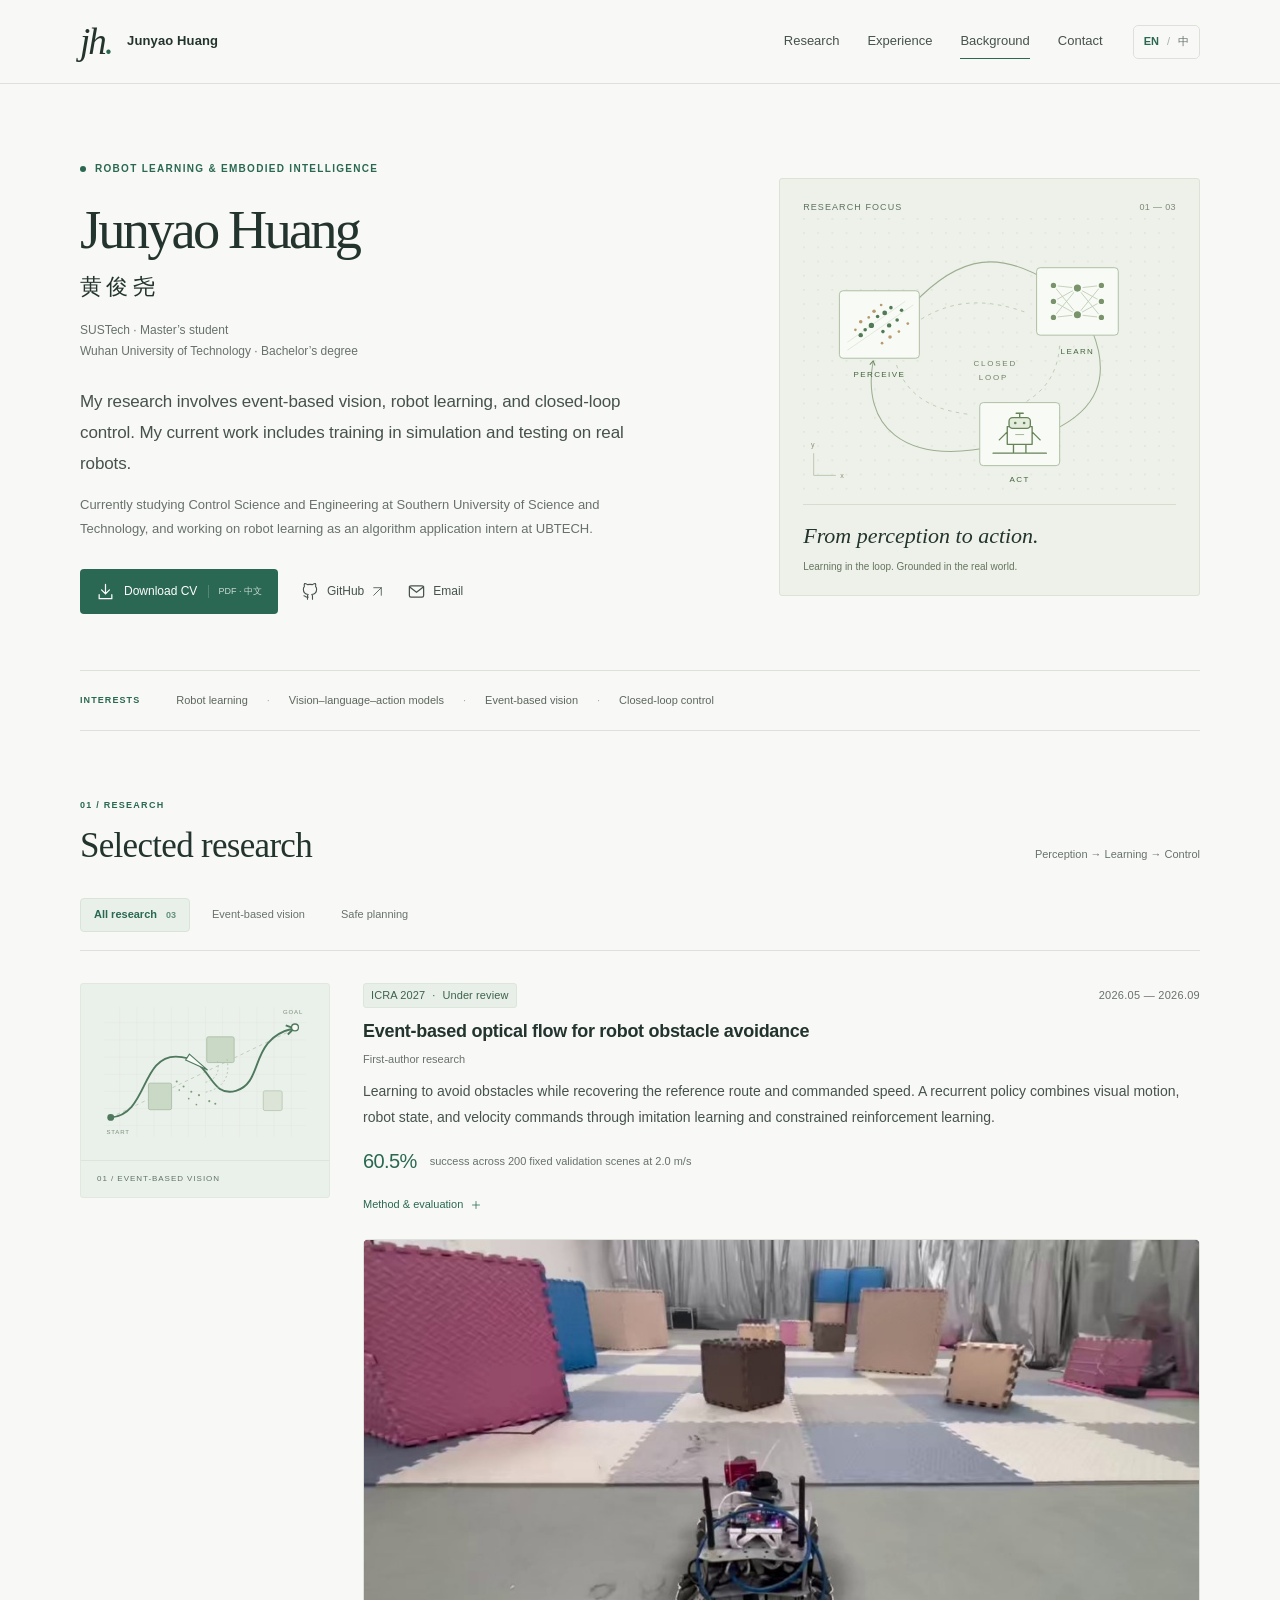
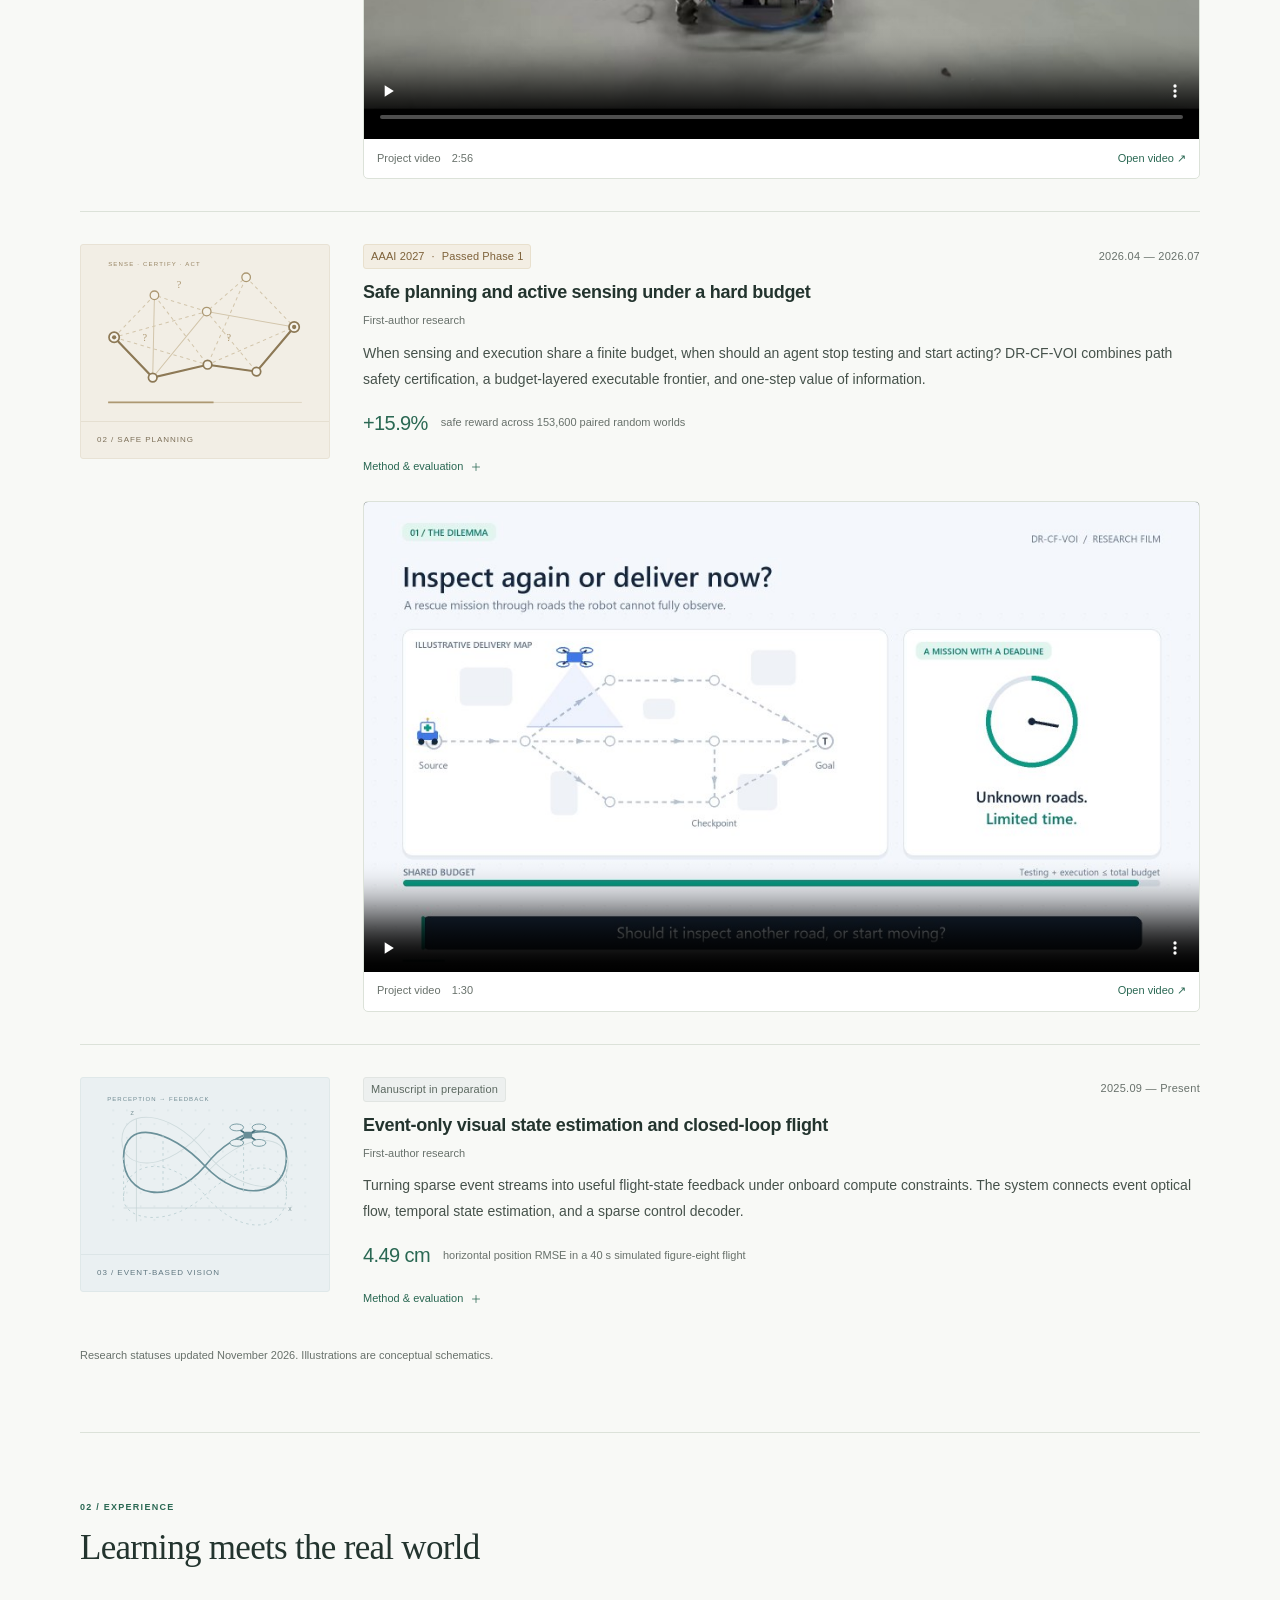
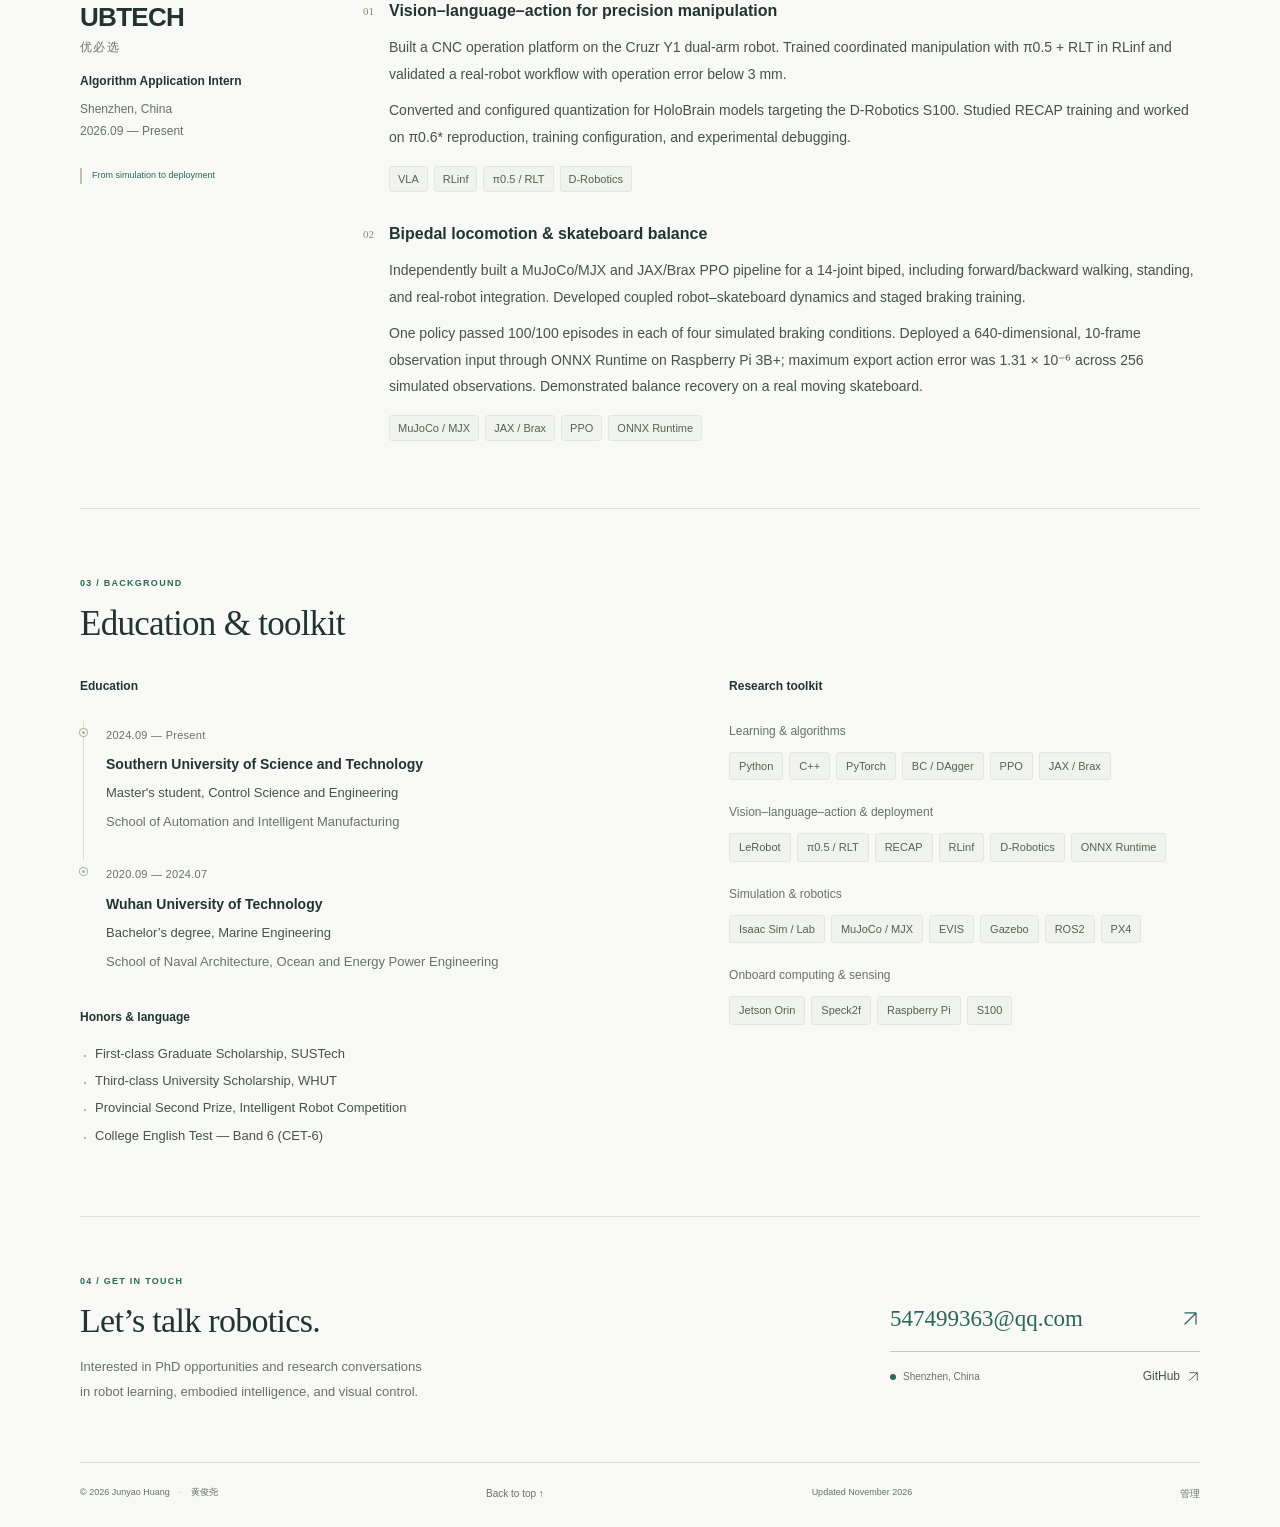
<file: index.html>
<!doctype html>
<html lang="en">
<head>
  <meta charset="utf-8">
  <meta name="viewport" content="width=device-width, initial-scale=1">
  <meta name="theme-color" content="#f8f9f6">
  <meta name="description" content="Junyao Huang (黄俊尧), master's student at SUSTech. Research in robot learning, event-based vision, embodied intelligence, and safe planning.">
  <meta property="og:title" content="Junyao Huang · Robot Learning & Embodied Intelligence">
  <meta property="og:description" content="From visual perception to closed-loop robot behavior. Research, projects, and experience of Junyao Huang at SUSTech.">
  <meta property="og:type" content="website">
  <title>Junyao Huang | 黄俊尧</title>
  <link rel="icon" href="assets/favicon.svg" type="image/svg+xml">
  <link rel="stylesheet" href="styles.css?v=20261109-video1">
  <script src="script.js?v=20261109-video1" defer></script>
</head>
<body>
  <a class="skip-link" href="#main"><span lang="en">Skip to content</span><span lang="zh-CN">跳转到正文</span></a>
  <svg class="icon-library" xmlns="http://www.w3.org/2000/svg" aria-hidden="true">
    <symbol id="arrow" viewBox="0 0 24 24"><path d="M5 19 19 5M5 5h14v14"/></symbol>
    <symbol id="mail" viewBox="0 0 24 24"><rect x="3" y="5" width="18" height="14" rx="2"/><path d="m3 6 9 7 9-7"/></symbol>
    <symbol id="download" viewBox="0 0 24 24"><path d="M12 3v12m-5-5 5 5 5-5M4 16v5h16v-5"/></symbol>
    <symbol id="github" viewBox="0 0 24 24"><path d="M9 19c-4 1-4-2-6-2m12 5v-4a3.5 3.5 0 0 0-1-2.7c3.3-.4 6.8-1.6 6.8-7.3a5.7 5.7 0 0 0-1.5-4 5.2 5.2 0 0 0-.2-4S17.9-.4 15 1.5a13.8 13.8 0 0 0-7 0C5.1-.4 3.9 0 3.9 0a5.2 5.2 0 0 0-.2 4 5.7 5.7 0 0 0-1.5 4c0 5.7 3.5 6.9 6.8 7.3A3.5 3.5 0 0 0 8 18v4" transform="translate(1 2) scale(.9)"/></symbol>
    <symbol id="plus" viewBox="0 0 24 24"><path d="M5 12h14M12 5v14"/></symbol>
  </svg>

  <header class="site-header">
    <div class="header-inner">
      <a class="wordmark" href="#" aria-label="Junyao Huang home"><span class="monogram">jh<span>.</span></span><span class="wordmark-name">Junyao Huang</span></a>
      <nav class="desktop-nav" aria-label="Main navigation">
        <a href="#research"><span lang="en">Research</span><span lang="zh-CN">研究</span></a>
        <a href="#experience"><span lang="en">Experience</span><span lang="zh-CN">经历</span></a>
        <a href="#background"><span lang="en">Background</span><span lang="zh-CN">教育与技能</span></a>
        <a href="#contact"><span lang="en">Contact</span><span lang="zh-CN">联系</span></a>
      </nav>
      <button class="language-toggle" type="button" aria-label="切换到中文"><span class="language-en">EN</span><span class="language-divider">/</span><span class="language-zh">中</span></button>
      <button class="menu-toggle" aria-expanded="false" aria-controls="mobile-nav" aria-label="Open navigation"><span></span><span></span></button>
    </div>
    <nav id="mobile-nav" class="mobile-nav" aria-label="Mobile navigation" hidden>
      <a href="#research"><span lang="en">Research</span><span lang="zh-CN">研究</span></a>
      <a href="#experience"><span lang="en">Experience</span><span lang="zh-CN">经历</span></a>
      <a href="#background"><span lang="en">Background</span><span lang="zh-CN">教育与技能</span></a>
      <a href="#contact"><span lang="en">Contact</span><span lang="zh-CN">联系</span></a>
    </nav>
  </header>

  <main id="main" class="container">
    <section class="hero" aria-labelledby="name">
      <div class="hero-copy">
        <div class="eyebrow"><span class="status-dot"></span><span lang="en">Robot learning & embodied intelligence</span><span lang="zh-CN">机器人学习与具身智能</span></div>
        <h1 id="name">Junyao Huang<span class="chinese-name">黄俊尧</span></h1>
        <p class="role"><span lang="en">SUSTech · Master’s student<br>Wuhan University of Technology · Bachelor’s degree</span><span lang="zh-CN">南方科技大学 · 硕士在读<br>武汉理工大学 · 本科</span></p>
        <p class="intro"><span lang="en">My research involves event-based vision, robot learning, and closed-loop control. My current work includes training in simulation and testing on real robots.</span><span lang="zh-CN">我的研究主要涉及事件视觉、机器人学习和闭环控制。目前的工作包括仿真训练和实机测试。</span></p>
        <p class="hero-note"><span lang="en">Currently studying Control Science and Engineering at Southern University of Science and Technology, and working on robot learning as an algorithm application intern at UBTECH.</span><span lang="zh-CN">目前就读于南方科技大学控制科学与工程专业，并在优必选担任算法应用实习生，开展机器人策略学习与部署工作。</span></p>
        <div class="hero-links">
          <a class="button primary" href="assets/Junyao_Huang_CV.pdf?v=2026-11-11T16%3A39%3A11Z" download><svg class="icon"><use href="#download"/></svg><span lang="en">Download CV</span><span lang="zh-CN">下载简历</span><span class="file-tag">PDF · 中文</span></a>
          <a class="text-link" href="https://github.com/Mowans" target="_blank" rel="noopener noreferrer"><svg class="icon"><use href="#github"/></svg>GitHub<svg class="icon small"><use href="#arrow"/></svg></a>
          <a class="text-link" href="mailto:547499363@qq.com"><svg class="icon"><use href="#mail"/></svg><span lang="en">Email</span><span lang="zh-CN">邮箱</span></a>
        </div>
      </div>
      <figure class="hero-figure">
        <div class="figure-kicker"><span>RESEARCH FOCUS</span><span class="figure-index">01 — 03</span></div>
        <img src="assets/research-loop.svg" width="420" height="320" alt="Conceptual diagram linking event perception, learned policies and robot control in a closed loop.">
        <figcaption><span class="figure-caption-title"><span lang="en">From perception to action.</span><span lang="zh-CN">从感知，到行动。</span></span><span class="figure-caption-sub"><span lang="en">Learning in the loop. Grounded in the real world.</span><span lang="zh-CN">在闭环中学习，在真实世界中验证。</span></span></figcaption>
      </figure>
    </section>

    <div class="research-topics" aria-label="Research interests">
      <span class="topics-label"><span lang="en">INTERESTS</span><span lang="zh-CN">研究兴趣</span></span>
      <span><span lang="en">Robot learning</span><span lang="zh-CN">机器人学习</span></span><span class="topic-dot">·</span>
      <span><span lang="en">Vision–language–action models</span><span lang="zh-CN">视觉—语言—动作模型</span></span><span class="topic-dot">·</span>
      <span><span lang="en">Event-based vision</span><span lang="zh-CN">事件视觉</span></span><span class="topic-dot">·</span>
      <span><span lang="en">Closed-loop control</span><span lang="zh-CN">闭环控制</span></span>
    </div>

    <section id="research" class="section research-section" aria-labelledby="research-heading">
      <div class="section-heading"><div><p class="section-index">01 / <span lang="en">RESEARCH</span><span lang="zh-CN">研究</span></p><h2 id="research-heading"><span lang="en">Selected research</span><span lang="zh-CN">代表性研究</span></h2></div><span class="section-aside"><span lang="en">Perception → Learning → Control</span><span lang="zh-CN">感知 → 学习 → 控制</span></span></div>
      <div class="research-filters" role="group" aria-label="Filter research by topic">
<!-- cms:filters:start -->
<button type="button" data-filter="all" aria-pressed="true"><span lang="en">All research</span><span lang="zh-CN">全部研究</span><span class="count">03</span></button><button type="button" data-filter="event" aria-pressed="false"><span lang="en">Event-based vision</span><span lang="zh-CN">事件视觉</span></button><button type="button" data-filter="planning" aria-pressed="false"><span lang="en">Safe planning</span><span lang="zh-CN">安全规划</span></button>
<!-- cms:filters:end -->
</div>
      <p class="sr-only" id="filter-status" aria-live="polite"></p>
      <div class="research-list">
<!-- cms:projects:start -->
<article class="research-item" data-topics="event" id="project-event-navigation">
    <div class="research-visual navigation-visual"><img src="assets/navigation.svg" width="280" height="196" alt="Event-based robot navigation schematic."><span class="visual-label">01 / EVENT-BASED VISION</span></div>
    <div class="research-content">
      <div class="research-meta"><span class="status-pill">ICRA 2027 <span>·</span> <span lang="en">Under review</span><span lang="zh-CN">审稿中</span></span><span class="date"><span lang="en">2026.05 — 2026.09</span><span lang="zh-CN">2026.05 — 2026.09</span></span></div>
      <h3><span lang="en">Event-based optical flow for robot obstacle avoidance</span><span lang="zh-CN">基于事件光流与强化学习的轮式机器人自主避障</span></h3><p class="author"><span lang="en">First-author research</span><span lang="zh-CN">第一作者研究</span></p><p><span lang="en">Learning to avoid obstacles while recovering the reference route and commanded speed. A recurrent policy combines visual motion, robot state, and velocity commands through imitation learning and constrained reinforcement learning.</span><span lang="zh-CN">让机器人在避障后及时回到参考路线并恢复指令速度。通过模仿学习与约束强化学习，训练融合视觉运动、自身状态和速度指令的循环策略。</span></p>
      <div class="result-line"><strong>60.5%</strong><span lang="en">success across 200 fixed validation scenes at 2.0 m/s</span><span lang="zh-CN">200 个固定验证场景中的通行成功率，指令速度 2.0 m/s</span></div>
      <details><summary><span lang="en">Method &amp; evaluation</span><span lang="zh-CN">方法与实验</span><svg class="icon"><use href="#plus"/></svg></summary><div class="detail-body"><div lang="en"><p>Built RandomObstacleNav in Isaac Sim / EVIS. A frozen TID front end converts events to optical flow, while a CNN + MLP + GRU policy predicts a speed-retention factor and target yaw rate. Training follows Oracle-DWA → BC → DAgger → constrained PPO, with a privileged reward/cost dual-head critic; Reference Flow is used in training and Event Flow at inference.</p><p>In the tested configurations, success was 29.5 and 52.0 percentage points above iPlanner and NavDP, respectively. Separate real-world closed-loop avoidance tests were completed in an indoor corridor and an outdoor plaza.</p></div><div lang="zh-CN"><p>在 Isaac Sim / EVIS 中构建 RandomObstacleNav；冻结的 TID 将事件转换为光流，CNN + MLP + GRU 策略输出速度保留系数与目标偏航角速度。训练采用 Oracle-DWA → BC → DAgger → 约束 PPO，配合特权奖励/成本双头 Critic，以 Reference Flow 训练、Event Flow 推理。</p><p>在所测配置下，通行成功率较 iPlanner、NavDP 分别高 29.5、52.0 个百分点。另完成室内楼道与室外广场的真机闭环避障验证。</p></div></div></details>
      <figure class="project-video"><video controls playsinline preload="none" poster="assets/eventflow-poster.jpg" width="1280" height="766" aria-labelledby="project-event-navigation-video-caption"><source src="https://mowans.github.io/assets/EventFlow_ICRA27_Submission.mp4" type="video/mp4"><span lang="en">Your browser does not support this video. Use the link below to open it.</span><span lang="zh-CN">浏览器不支持播放此视频，请使用下方链接打开。</span></video><figcaption id="project-event-navigation-video-caption"><span><span lang="en">Project video</span><span lang="zh-CN">项目视频</span> <span class="video-duration">2:56</span></span><a href="https://mowans.github.io/assets/EventFlow_ICRA27_Submission.mp4" target="_blank" rel="noopener noreferrer"><span lang="en">Open video ↗</span><span lang="zh-CN">在新窗口播放 ↗</span></a></figcaption></figure>

    </div></article>
<article class="research-item" data-topics="planning" id="project-safe-planning">
    <div class="research-visual planning-visual"><img src="assets/planning.svg" width="280" height="196" alt="Safe planning under a shared budget schematic."><span class="visual-label">02 / SAFE PLANNING</span></div>
    <div class="research-content">
      <div class="research-meta"><span class="status-pill warm">AAAI 2027 <span>·</span> <span lang="en">Passed Phase 1</span><span lang="zh-CN">已通过 Phase 1</span></span><span class="date"><span lang="en">2026.04 — 2026.07</span><span lang="zh-CN">2026.04 — 2026.07</span></span></div>
      <h3><span lang="en">Safe planning and active sensing under a hard budget</span><span lang="zh-CN">有限预算约束下的安全路径规划与主动感知</span></h3><p class="author"><span lang="en">First-author research</span><span lang="zh-CN">第一作者研究</span></p><p><span lang="en">When sensing and execution share a finite budget, when should an agent stop testing and start acting? DR-CF-VOI combines path safety certification, a budget-layered executable frontier, and one-step value of information.</span><span lang="zh-CN">当感知与执行共享有限预算，智能体何时应停止检测并开始行动？DR-CF-VOI 将路径安全认证、预算分层的可执行前沿与一步信息价值相结合。</span></p>
      <div class="result-line"><strong>+15.9%</strong><span lang="en">safe reward across 153,600 paired random worlds</span><span lang="zh-CN">安全收益提升，评估覆盖 153,600 个配对随机世界</span></div>
      <details><summary><span lang="en">Method &amp; evaluation</span><span lang="zh-CN">方法与实验</span><svg class="icon"><use href="#plus"/></svg></summary><div class="detail-body"><div lang="en"><p>Factorized likelihood-ratio confidence sequences certify path safety. Budget-layered dynamic programming builds an executable frontier without explicit path enumeration, while certification debt and one-step value of information guide testing versus execution. The unsafe-delivery risk bound assumes fixed independent binary edge states, correct likelihoods, and a predictable testing policy.</p><p>Evaluation covers 10 held-out MovingAI topologies and 30 budgets. Safe reward increased from 3.921 to 4.544; full-delivery rate increased from 33.5% to 37.7%. No hard-budget violations were observed, and DP error was zero in 48 audited units.</p></div><div lang="zh-CN"><p>以因子化似然比置信序列认证路径安全，通过预算分层动态规划构建可执行前沿，无需显式枚举路径；结合认证债务与一步信息价值选择测试或执行。风险界的理论保证依赖固定独立二元边状态、正确似然及可预测测试策略等假设。</p><p>在 10 个留出 MovingAI 拓扑、30 组预算中，安全收益由 3.921 提高至 4.544，完整交付率由 33.5% 提升至 37.7%。无硬预算违规，48 个审计单元的 DP 误差为 0。</p></div></div></details>
      <figure class="project-video"><video controls playsinline preload="none" poster="assets/completion-frontier-poster.jpg" width="1920" height="1080" aria-labelledby="project-safe-planning-video-caption"><source src="https://mowans.github.io/assets/completion_frontier_90s_clean.mp4" type="video/mp4"><span lang="en">Your browser does not support this video. Use the link below to open it.</span><span lang="zh-CN">浏览器不支持播放此视频，请使用下方链接打开。</span></video><figcaption id="project-safe-planning-video-caption"><span><span lang="en">Project video</span><span lang="zh-CN">项目视频</span> <span class="video-duration">1:30</span></span><a href="https://mowans.github.io/assets/completion_frontier_90s_clean.mp4" target="_blank" rel="noopener noreferrer"><span lang="en">Open video ↗</span><span lang="zh-CN">在新窗口播放 ↗</span></a></figcaption></figure>

    </div></article>
<article class="research-item" data-topics="event" id="project-event-flight">
    <div class="research-visual flight-visual"><img src="assets/flight.svg" width="280" height="196" alt="Event-based flight feedback schematic."><span class="visual-label">03 / EVENT-BASED VISION</span></div>
    <div class="research-content">
      <div class="research-meta"><span class="status-pill neutral"><span lang="en">Manuscript in preparation</span><span lang="zh-CN">论文准备中</span></span><span class="date"><span lang="en">2025.09 — Present</span><span lang="zh-CN">2025.09 — 至今</span></span></div>
      <h3><span lang="en">Event-only visual state estimation and closed-loop flight</span><span lang="zh-CN">基于纯事件视觉的无人机状态估计与闭环飞行控制</span></h3><p class="author"><span lang="en">First-author research</span><span lang="zh-CN">第一作者研究</span></p><p><span lang="en">Turning sparse event streams into useful flight-state feedback under onboard compute constraints. The system connects event optical flow, temporal state estimation, and a sparse control decoder.</span><span lang="zh-CN">在受限机载算力下，将稀疏事件流转化为可用于控制的飞行状态反馈，连接事件光流、时序状态估计与稀疏控制解码器。</span></p>
      <div class="result-line"><strong>4.49 cm</strong><span lang="en">horizontal position RMSE in a 40 s simulated figure-eight flight</span><span lang="zh-CN">40 秒仿真八字飞行中的水平位置 RMSE</span></div>
      <details><summary><span lang="en">Method &amp; evaluation</span><span lang="zh-CN">方法与实验</span><svg class="icon"><use href="#plus"/></svg></summary><div class="detail-body"><div lang="en"><p>Locally brightness-normalized multipoint optical flow from a downward-facing Speck2f sensor fits a four-parameter motion model every 50 ms to recover three-axis scale velocity. A frozen integer SNN front end and a fine-tuned Jetson temporal estimator predict roll, pitch, and angular velocity. Velocity feedback feeds a sparse decoder with 11 tunable connections.</p><p>In Isaac Sim, ground-truth attitude and angular velocity stabilized the inner loop, while event vision provided translational feedback; maximum altitude error was 5.77 cm. After Jetson Orin integration, real figure-eight flight and return-to-start were demonstrated with ground-map localization feedback corrections.</p></div><div lang="zh-CN"><p>基于下视 Speck2f 的局部亮度归一化多点光流，每 50 ms 拟合四参数运动模型以恢复三轴尺度速度。冻结整数 SNN 前端，微调 Jetson 时序估计网络预测横滚、俯仰及三轴角速度，并将速度反馈接入仅有 11 个可调连接的稀疏解码器。</p><p>Isaac Sim 实验中由真值姿态和角速度稳定内环，事件视觉提供平移反馈，最大高度误差为 5.77 cm。Jetson Orin 机载集成后，在地面地图定位反馈修正下完成实机八字飞行并返回起点。</p></div></div></details>


    </div></article>
<!-- cms:projects:end -->
</div>
      <p class="research-footnote">
<!-- cms:research-date:start -->
<span lang="en">Research statuses updated November 2026. Illustrations are conceptual schematics.</span><span lang="zh-CN">研究状态更新于 2026年11月。配图为方法示意图。</span>
<!-- cms:research-date:end -->
</p>
    </section>

    <section id="experience" class="section" aria-labelledby="experience-heading">
      <div class="section-heading"><div><p class="section-index">02 / <span lang="en">EXPERIENCE</span><span lang="zh-CN">实践</span></p><h2 id="experience-heading"><span lang="en">Learning meets the real world</span><span lang="zh-CN">让学习走向真实世界</span></h2></div></div>
      <div class="experience-layout">
        <div class="company-info"><div class="company-mark">UBTECH<span>优必选</span></div><h3><span lang="en">Algorithm Application Intern</span><span lang="zh-CN">算法应用实习生</span></h3><p><span lang="en">Shenzhen, China</span><span lang="zh-CN">中国 · 深圳</span><br>2026.09 — <span lang="en">Present</span><span lang="zh-CN">至今</span></p><div class="small-label"><span lang="en">From simulation to deployment</span><span lang="zh-CN">从仿真训练到实机部署</span></div></div>
        <div class="experience-projects">
          <article class="experience-project"><span class="project-number">01</span><div><h3><span lang="en">Vision–language–action for precision manipulation</span><span lang="zh-CN">VLA + RL 精密操作与端侧部署</span></h3><p><span lang="en">Built a CNC operation platform on the Cruzr Y1 dual-arm robot. Trained coordinated manipulation with π0.5 + RLT in RLinf and validated a real-robot workflow with operation error below 3 mm.</span><span lang="zh-CN">在 Cruzr Y1 双臂机器人上搭建 CNC 机床操作平台，基于 RLinf 的 π0.5 + RLT 训练双臂协同策略，完成操作误差小于 3 mm 的流程设计、调试与真机验证。</span></p><p><span lang="en">Converted and configured quantization for HoloBrain models targeting the D-Robotics S100. Studied RECAP training and worked on π0.6* reproduction, training configuration, and experimental debugging.</span><span lang="zh-CN">使用 D-Robotics 工具链进行 HoloBrain 模型转换与量化配置，生成 S100 端侧部署模型；研究 RECAP 训练机制，开展 π0.6* 框架复现、配置适配与实验调试。</span></p><div class="tags"><span>VLA</span><span>RLinf</span><span>π0.5 / RLT</span><span>D-Robotics</span></div></div></article>
          <article class="experience-project"><span class="project-number">02</span><div><h3><span lang="en">Bipedal locomotion & skateboard balance</span><span lang="zh-CN">Duck 仿生双足运动控制与滑板平衡</span></h3><p><span lang="en">Independently built a MuJoCo/MJX and JAX/Brax PPO pipeline for a 14-joint biped, including forward/backward walking, standing, and real-robot integration. Developed coupled robot–skateboard dynamics and staged braking training.</span><span lang="zh-CN">面向 14 关节双足机器人，独立搭建 MuJoCo/MJX 与 JAX/Brax PPO 训练流程，完成前进、后退、站立策略及实机联调，并建立机器人—滑板耦合动力学模型与分阶段制动训练。</span></p><p><span lang="en">One policy passed 100/100 episodes in each of four simulated braking conditions. Deployed a 640-dimensional, 10-frame observation input through ONNX Runtime on Raspberry Pi 3B+; maximum export action error was 1.31 × 10⁻⁶ across 256 simulated observations. Demonstrated balance recovery on a real moving skateboard.</span><span lang="zh-CN">同一策略在 4 组仿真制动工况中，每组通过 100/100 回合。将 10 帧堆叠的 640 维观测经 ONNX Runtime 部署至树莓派 3B+；在 256 组仿真观测上，导出前后最大动作误差为 1.31 × 10⁻⁶。完成真实移动滑板上的姿态调整与小步恢复验证。</span></p><div class="tags"><span>MuJoCo / MJX</span><span>JAX / Brax</span><span>PPO</span><span>ONNX Runtime</span></div></div></article>
        </div>
      </div>
    </section>

    <section id="background" class="section" aria-labelledby="background-heading">
      <div class="section-heading"><div><p class="section-index">03 / <span lang="en">BACKGROUND</span><span lang="zh-CN">背景</span></p><h2 id="background-heading"><span lang="en">Education & toolkit</span><span lang="zh-CN">教育背景与研究技能</span></h2></div></div>
      <div class="background-grid">
        <div class="education">
          <h3 class="subheading"><span lang="en">Education</span><span lang="zh-CN">教育经历</span></h3>
          <article class="education-item"><span class="timeline-dot"></span><span class="date">2024.09 — <span lang="en">Present</span><span lang="zh-CN">至今</span></span><h4><span lang="en">Southern University of Science and Technology</span><span lang="zh-CN">南方科技大学</span></h4><p><span lang="en">Master's student, Control Science and Engineering</span><span lang="zh-CN">控制科学与工程 · 硕士在读</span></p><p class="muted"><span lang="en">School of Automation and Intelligent Manufacturing</span><span lang="zh-CN">自动化与智能制造学院</span></p></article>
          <article class="education-item"><span class="timeline-dot"></span><span class="date">2020.09 — 2024.07</span><h4><span lang="en">Wuhan University of Technology</span><span lang="zh-CN">武汉理工大学</span></h4><p><span lang="en">Bachelor’s degree, Marine Engineering</span><span lang="zh-CN">轮机工程 · 本科</span></p><p class="muted"><span lang="en">School of Naval Architecture, Ocean and Energy Power Engineering</span><span lang="zh-CN">船海与能源动力工程学院</span></p></article>
          <div class="honors"><h3 class="subheading"><span lang="en">Honors & language</span><span lang="zh-CN">荣誉与语言</span></h3><ul><li><span lang="en">First-class Graduate Scholarship, SUSTech</span><span lang="zh-CN">南方科技大学研究生一等奖学金</span></li><li><span lang="en">Third-class University Scholarship, WHUT</span><span lang="zh-CN">武汉理工大学校三等奖学金</span></li><li><span lang="en">Provincial Second Prize, Intelligent Robot Competition</span><span lang="zh-CN">智能机器人竞赛省二等奖</span></li><li><span lang="en">College English Test — Band 6 (CET-6)</span><span lang="zh-CN">大学英语六级（CET-6）</span></li></ul></div>
        </div>
        <div class="toolkit"><h3 class="subheading"><span lang="en">Research toolkit</span><span lang="zh-CN">研究工具与方法</span></h3>
          <div class="tool-group"><h4><span lang="en">Learning & algorithms</span><span lang="zh-CN">算法与学习</span></h4><div class="tags"><span>Python</span><span>C++</span><span>PyTorch</span><span>BC / DAgger</span><span>PPO</span><span>JAX / Brax</span></div></div>
          <div class="tool-group"><h4><span lang="en">Vision–language–action & deployment</span><span lang="zh-CN">VLA 与部署</span></h4><div class="tags"><span>LeRobot</span><span>π0.5 / RLT</span><span>RECAP</span><span>RLinf</span><span>D-Robotics</span><span>ONNX Runtime</span></div></div>
          <div class="tool-group"><h4><span lang="en">Simulation & robotics</span><span lang="zh-CN">仿真与机器人系统</span></h4><div class="tags"><span>Isaac Sim / Lab</span><span>MuJoCo / MJX</span><span>EVIS</span><span>Gazebo</span><span>ROS2</span><span>PX4</span></div></div>
          <div class="tool-group"><h4><span lang="en">Onboard computing & sensing</span><span lang="zh-CN">机载计算与传感</span></h4><div class="tags"><span>Jetson Orin</span><span>Speck2f</span><span>Raspberry Pi</span><span>S100</span></div></div>
        </div>
      </div>
    </section>

    <section id="contact" class="contact-section" aria-labelledby="contact-heading">
      <div><p class="section-index">04 / <span lang="en">GET IN TOUCH</span><span lang="zh-CN">联系</span></p><h2 id="contact-heading"><span lang="en">Let’s talk robotics.</span><span lang="zh-CN">期待交流，共同探索。</span></h2><p><span lang="en">Interested in PhD opportunities and research conversations<br class="desktop-break"> in robot learning, embodied intelligence, and visual control.</span><span lang="zh-CN">希望探索机器人学习、具身智能与视觉控制方向的博士机会，<br class="desktop-break">也欢迎相关研究交流。</span></p></div>
      <div class="contact-links"><a class="contact-email" href="mailto:547499363@qq.com">547499363@qq.com<svg class="icon"><use href="#arrow"/></svg></a><div><span class="location"><span class="status-dot"></span><span lang="en">Shenzhen, China</span><span lang="zh-CN">中国 · 深圳</span></span><a class="text-link" href="https://github.com/Mowans" target="_blank" rel="noopener noreferrer">GitHub<svg class="icon small"><use href="#arrow"/></svg></a></div></div>
    </section>
  </main>
  <footer class="site-footer container"><p>© <span id="year">2026</span> Junyao Huang <span class="footer-dot">·</span> 黄俊尧</p><a href="#"><span lang="en">Back to top</span><span lang="zh-CN">返回顶部</span><span aria-hidden="true"> ↑</span></a><p><!-- cms:footer-date:start -->
<span lang="en">Updated November 2026</span><span lang="zh-CN">更新于 2026年11月</span>
<!-- cms:footer-date:end --></p><a href="admin/" aria-label="管理主页">管理</a></footer>
</body>
</html>
</file>
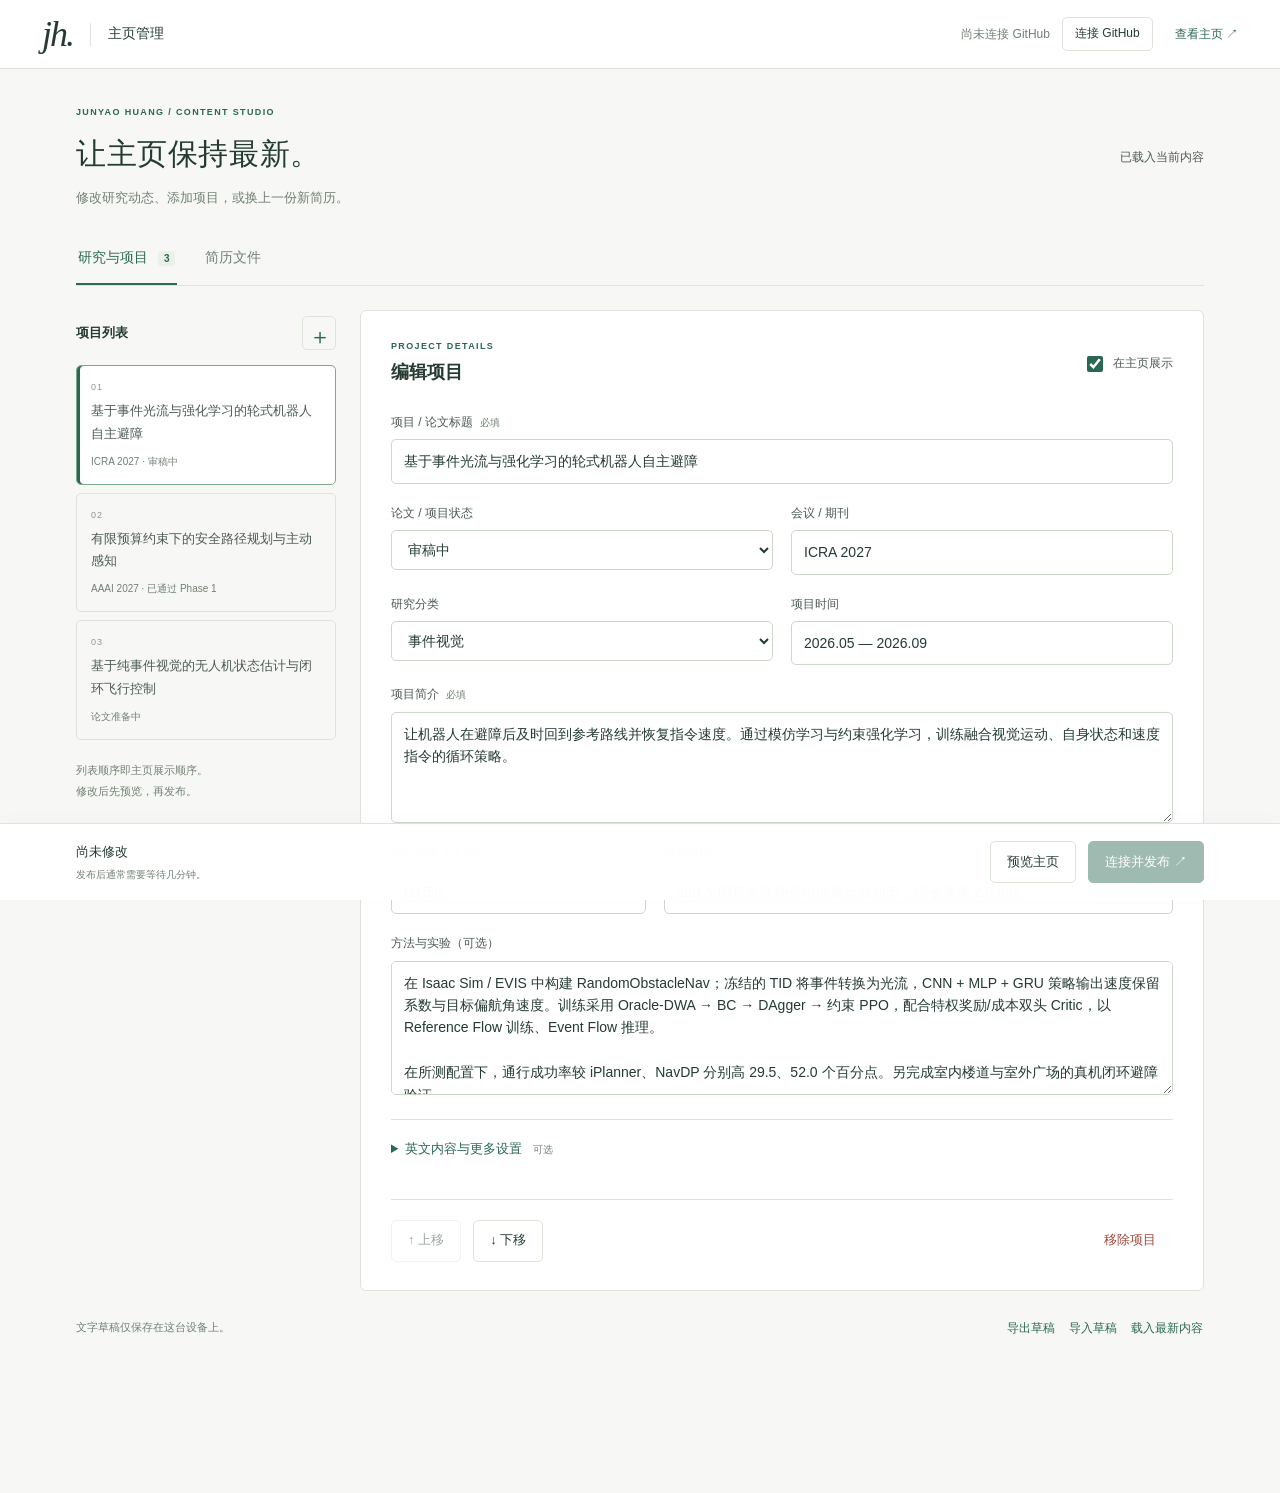
<file: admin/index.html>
<!doctype html>
<html lang="zh-CN">
<head>
  <meta charset="utf-8"><meta name="viewport" content="width=device-width,initial-scale=1">
  <meta name="robots" content="noindex,nofollow"><meta name="referrer" content="no-referrer">
  <meta http-equiv="Content-Security-Policy" content="default-src 'self'; script-src 'self'; style-src 'self'; img-src 'self' data:; media-src 'self' https:; connect-src 'self' https://api.github.com https://mowans.github.io; frame-src 'self' blob:; base-uri 'self'; form-action 'none'; object-src 'none'">
  <meta name="theme-color" content="#f8f9f6"><title>主页管理 · Junyao Huang</title>
  <link rel="icon" href="../assets/favicon.svg" type="image/svg+xml"><link rel="stylesheet" href="admin.css?v=1">
  <script src="admin.mjs?v=2" type="module"></script>
</head>
<body>
  <header class="topbar"><div class="brand"><a href="../?lang=zh" class="monogram" aria-label="查看主页">jh.</a><span class="brand-divider"></span><span>主页管理</span></div><div class="account"><span id="connection-status" class="connection-status">尚未连接 GitHub</span><button id="connect-button" class="button compact">连接 GitHub</button><button id="disconnect-button" class="button compact" hidden>断开连接</button><a class="view-site" href="../?lang=zh" target="_blank" rel="noopener noreferrer">查看主页 ↗</a></div></header>
  <main class="shell">
    <div class="page-heading"><div><p class="eyebrow">JUNYAO HUANG / CONTENT STUDIO</p><h1>让主页保持最新。</h1><p class="muted">修改研究动态、添加项目，或换上一份新简历。</p></div><span id="draft-state" class="draft-state" role="status">正在载入内容…</span></div>
    <div id="notice" class="notice" role="status" aria-live="polite" hidden></div>
    <div id="draft-banner" class="draft-banner" hidden><div><strong>有一份尚未发布的本机草稿</strong><p>你可以继续编辑，也可以使用当前线上内容。</p></div><div class="row-actions"><button id="restore-draft" class="button">恢复草稿</button><button id="discard-draft" class="button quiet">使用线上内容</button></div></div>
    <nav class="tabs" aria-label="管理内容"><button data-tab="projects" aria-current="page">研究与项目 <span id="project-count">0</span></button><button data-tab="cv">简历文件</button></nav>
    <div id="projects-panel" class="workspace">
      <aside class="project-sidebar"><div class="sidebar-heading"><h2>项目列表</h2><button id="add-project" class="icon-button" aria-label="添加项目" title="添加项目" disabled>＋</button></div><div id="project-list" class="project-list"></div><p class="sidebar-note">列表顺序即主页展示顺序。<br>修改后先预览，再发布。</p></aside>
      <section class="editor" aria-labelledby="editor-title">
        <div id="empty-state" class="empty-state"><span class="empty-mark">＋</span><h2>从一个项目开始</h2><p>点击左侧加号，添加你的研究或实践经历。</p></div>
        <form id="project-form" hidden novalidate>
          <div class="editor-heading"><div><p class="eyebrow">PROJECT DETAILS</p><h2 id="editor-title">编辑项目</h2></div><label class="visibility-toggle"><input type="checkbox" data-field="visible"> 在主页展示</label></div>
          <label class="field">项目 / 论文标题<span class="required">必填</span><input data-field="title.zh" maxlength="240" placeholder="例如：基于事件视觉的机器人导航"></label>
          <div class="field-grid"><label class="field">论文 / 项目状态<select data-field="status" id="status-select"></select></label><label class="field">会议 / 期刊<input data-field="venue" maxlength="120" placeholder="例如：ICRA 2027"></label></div>
          <div id="custom-status-fields" class="field-grid" hidden><label class="field">自定义状态（中文）<input data-field="customStatus.zh" maxlength="120"></label><label class="field">自定义状态（英文，可选）<input data-field="customStatus.en" maxlength="120"></label></div>
          <div class="field-grid"><label class="field">研究分类<select data-field="category" id="category-select"></select></label><label class="field">项目时间<input data-field="period.zh" maxlength="120" placeholder="例如：2026.05 — 至今"></label></div>
          <label class="field">项目简介<span class="required">必填</span><textarea data-field="summary.zh" rows="4" maxlength="3000" placeholder="介绍研究问题、你的方法和贡献。"></textarea></label>
          <div class="field-grid metric-grid"><label class="field">核心指标（可选）<input data-field="metric.value" maxlength="80" placeholder="例如：60.5%"></label><label class="field">指标说明<input data-field="metric.label.zh" maxlength="500" placeholder="说明评估条件，区分仿真和实机结果。"></label></div>
          <label class="field">方法与实验（可选）<textarea data-field="details.zh" rows="5" maxlength="15000" placeholder="填写详细方法和实验结果，空行用于分段。"></textarea></label>
          <details class="extra-fields"><summary>英文内容与更多设置 <span>可选</span></summary><p class="help">英文留空时，该字段会使用中文内容；不会自动生成或翻译研究结论。</p>
            <label class="field">英文标题<input data-field="title.en" maxlength="240" lang="en"></label>
            <label class="field">英文简介<textarea data-field="summary.en" rows="4" maxlength="3000" lang="en"></textarea></label>
            <div class="field-grid"><label class="field">作者 / 职责<input data-field="role.zh" maxlength="200" placeholder="例如：第一作者研究"></label><label class="field">作者 / 职责（英文）<input data-field="role.en" maxlength="200"></label></div>
            <div class="field-grid"><label class="field">项目时间（英文）<input data-field="period.en" maxlength="120"></label><label class="field">指标说明（英文）<input data-field="metric.label.en" maxlength="500"></label></div>
            <label class="field">方法与实验（英文）<textarea data-field="details.en" rows="5" maxlength="15000" lang="en"></textarea></label>
            <label class="field">方法示意图<select data-field="illustration"><option value="general">感知—学习—行动</option><option value="navigation">机器人导航</option><option value="planning">安全路径规划</option><option value="flight">事件视觉飞行</option></select></label>
            <div class="field-grid"><label class="field">论文链接<input data-field="links.paper" type="url" maxlength="2000" placeholder="https://…"></label><label class="field">代码链接<input data-field="links.code" type="url" maxlength="2000" placeholder="https://github.com/…"></label><label class="field">项目链接<input data-field="links.project" type="url" maxlength="2000" placeholder="https://…"></label><label class="field">视频链接<input data-field="links.video" type="url" maxlength="2000" placeholder="https://…"></label></div>
            <p class="help">视频使用完整网址。直接的 MP4 链接会在主页内显示播放器；其他视频网址显示为可打开的链接。</p>
          </details>
          <div class="editor-bottom"><div class="row-actions"><button id="move-up" type="button" class="button quiet">↑ 上移</button><button id="move-down" type="button" class="button quiet">↓ 下移</button></div><button id="remove-project" type="button" class="button danger">移除项目</button></div>
        </form>
      </section>
    </div>
    <section id="cv-panel" class="cv-panel" hidden aria-labelledby="cv-title"><div class="cv-intro"><p class="eyebrow">CURRICULUM VITAE</p><h2 id="cv-title">更新你的简历</h2><p class="muted">选择新 PDF，发布后主页的下载按钮会自动指向新版本。</p></div><div class="current-cv"><div class="file-icon">PDF</div><div><strong>当前线上简历</strong><p id="current-cv-info" class="muted">Junyao_Huang_CV.pdf</p></div><a href="../assets/Junyao_Huang_CV.pdf" target="_blank" rel="noopener noreferrer" class="button quiet">查看 ↗</a></div><label class="upload-zone" for="cv-file"><span class="upload-icon">↑</span><strong>选择新的简历 PDF</strong><span>点击选择文件，最大 10 MB</span><input id="cv-file" type="file" accept="application/pdf,.pdf" disabled></label><div id="pending-cv" class="pending-cv" hidden><div><strong id="pending-cv-name"></strong><p id="pending-cv-size" class="muted"></p></div><button id="clear-cv" class="button quiet">取消替换</button></div><p class="help">上传的简历将供所有访客下载。新 PDF 只在当前页面暂存，刷新后需要重新选择。替换简历不会自动修改项目文字。</p></section>
    <div class="utility-row"><span>文字草稿仅保存在这台设备上。</span><div class="row-actions"><button id="export-draft" class="text-button" disabled>导出草稿</button><label class="text-button import-label">导入草稿<input id="import-draft" type="file" accept="application/json,.json" disabled></label><button id="reload-content" class="text-button">载入最新内容</button></div></div>
  </main>
  <footer class="actionbar"><div><span id="change-summary">尚未修改</span><p>发布后通常需要等待几分钟。</p></div><div class="row-actions"><button id="preview-button" class="button" disabled>预览主页</button><button id="publish-button" class="button primary" disabled>发布更改 ↗</button></div></footer>

  <dialog id="connect-dialog" class="modal"><div class="modal-heading"><h2>连接你的 GitHub</h2><button class="icon-button" data-close="connect-dialog" aria-label="关闭连接窗口">×</button></div><p class="muted">使用仅允许更新主页仓库的访问令牌。连接只在当前页面有效。</p><ol class="setup-steps"><li><a id="token-link" href="https://github.com/settings/personal-access-tokens/new?name=Homepage+Editor&amp;description=Update+my+personal+homepage&amp;target_name=Mowans&amp;expires_in=30&amp;contents=write" target="_blank" rel="noopener noreferrer">在 GitHub 创建访问令牌 ↗</a></li><li>在 <strong>Repository access</strong> 选择 <strong>Only select repositories</strong>，仅选 <strong>Mowans.github.io</strong>。</li><li>确认 <strong>Contents → Read and write</strong>，然后生成令牌，粘贴到下面。无需其他写入权限。</li></ol><form id="connect-form"><label class="field">GitHub 访问令牌<input id="token-input" type="password" placeholder="github_pat_…" autocomplete="off" autocapitalize="off" spellcheck="false" required></label><p id="connect-error" class="form-error" role="alert"></p><button id="connect-submit" class="button primary" type="submit">连接并载入内容</button></form><p class="help">令牌仅直接发送给 GitHub，不会保存到草稿、仓库或浏览器长期存储。不要将令牌发送到聊天中。</p></dialog>
  <dialog id="publish-dialog" class="modal"><div class="modal-heading"><h2>发布这些更改？</h2><button class="icon-button" data-close="publish-dialog" aria-label="关闭发布窗口">×</button></div><p class="muted">发布目标：mowans.github.io</p><ul id="publish-review" class="review-list"></ul><p id="publish-progress" class="help" role="status"></p><div class="modal-actions"><button class="button" data-close="publish-dialog">继续编辑</button><button id="confirm-publish" class="button primary">确认发布</button></div></dialog>
  <dialog id="preview-dialog" class="preview-modal"><div class="modal-heading"><div><h2>发布前预览</h2><p class="help">这是尚未发布的内容，预览内不运行脚本。</p></div><div class="row-actions"><button id="preview-zh" class="button compact" aria-pressed="true">中文</button><button id="preview-en" class="button compact" aria-pressed="false">English</button><button class="icon-button" data-close="preview-dialog" aria-label="关闭预览">×</button></div></div><iframe id="preview-frame" title="主页内容预览" sandbox></iframe></dialog>
  <dialog id="confirm-dialog" class="modal"><div class="modal-heading"><h2 id="confirm-title"></h2></div><p id="confirm-description" class="muted"></p><div class="modal-actions"><button id="confirm-cancel" class="button">取消</button><button id="confirm-accept" class="button primary">确认</button></div></dialog>
  <noscript><p class="notice">请开启浏览器 JavaScript 后使用管理页面。公开主页仍可正常阅读。</p></noscript>
</body></html>
</file>
<file: styles.css>
/* A quiet research notebook: warm paper, forest ink, precise diagrams. */
:root{--paper:#f8f9f6;--surface:#fff;--ink:#23342e;--text:#46524b;--muted:#68716b;--green:#2a6853;--soft-green:#e9f0e9;--line:#dce2d9;--warm:#8a6543;--serif:Georgia,'Times New Roman','Noto Serif SC','SimSun',serif;--sans:Inter,'Segoe UI','PingFang SC','Microsoft YaHei',sans-serif}
*{box-sizing:border-box}
html{scroll-behavior:smooth;scroll-padding-top:104px}
body{margin:0;background:var(--paper);font-family:var(--sans);color:var(--text);font-size:15px;line-height:1.75;-webkit-font-smoothing:antialiased}
html[lang="en"] [lang="zh-CN"],html[lang="zh-CN"] [lang="en"]{display:none!important}
button,a{-webkit-tap-highlight-color:transparent}
a{color:inherit;text-decoration:none}
button{font:inherit;cursor:pointer}
button:disabled{cursor:default}
a,button,summary{touch-action:manipulation}
a:focus-visible,button:focus-visible,summary:focus-visible{outline:2px solid var(--green);outline-offset:5px}
a:hover{color:var(--green)}
button{color:inherit}
img{display:block;max-width:100%;height:auto}
svg{flex-shrink:0}
h1,h2,h3,h4,p,figure{margin:0}
h1,h2,h3,h4{color:var(--ink)}
.container,.header-inner{width:min(1120px,calc(100% - 96px));margin-inline:auto}
.icon-library{position:absolute;width:0;height:0;overflow:hidden}
.icon{width:19px;height:19px;fill:none;stroke:currentColor;stroke-width:1.55;stroke-linecap:round;stroke-linejoin:round}
.icon.small{width:13px;height:13px}
.sr-only{position:absolute;width:1px;height:1px;padding:0;margin:-1px;overflow:hidden;clip:rect(0,0,0,0);white-space:nowrap;border:0}
.skip-link{position:fixed;left:16px;top:-70px;z-index:50;background:var(--ink);color:white;padding:10px 20px}
.skip-link:focus{top:12px;color:white}
.site-header{position:sticky;top:0;z-index:20;border-bottom:1px solid var(--line);background:rgba(248,249,246,.96);backdrop-filter:blur(12px)}
.header-inner{display:flex;align-items:center;height:83px;gap:30px}
.wordmark{display:flex;align-items:center;gap:15px;margin-right:auto;color:var(--ink)}
.monogram{font:italic 37px/1 var(--serif);letter-spacing:-2px}
.monogram>span{color:var(--green)}
.wordmark-name{font-size:13px;font-weight:600;letter-spacing:.01em}
.desktop-nav{display:flex;gap:28px;align-items:center;font-size:13px}
.desktop-nav a{position:relative;padding:7px 0}
.desktop-nav a:after{position:absolute;content:'';bottom:1px;height:1px;background:var(--green);left:0;right:100%;transition:right .2s}
.desktop-nav a:hover:after,.desktop-nav a[aria-current="location"]:after{right:0}
.language-toggle{border:1px solid var(--line);border-radius:5px;background:transparent;padding:5px 10px;display:flex;align-items:center;gap:8px;font-size:11px;min-height:34px}
.language-divider{color:#a8b1a8}
.language-en{color:var(--green);font-weight:700}
.language-zh{color:var(--muted)}
html[lang="zh-CN"] .language-en{color:var(--muted);font-weight:400}
html[lang="zh-CN"] .language-zh{color:var(--green);font-weight:700}
.menu-toggle{display:none;background:none;border:0;width:36px;height:36px;position:relative}
.menu-toggle span{position:absolute;width:20px;height:1px;background:var(--ink);left:8px;top:14px;transition:transform .2s}
.menu-toggle span+span{top:21px}
.menu-toggle[aria-expanded="true"] span{top:18px;transform:rotate(45deg)}
.menu-toggle[aria-expanded="true"] span+span{transform:rotate(-45deg)}
.mobile-nav{border-top:1px solid var(--line);padding:12px 24px 20px;background:var(--paper)}
.mobile-nav a{display:block;padding:10px}
.hero{display:grid;grid-template-columns:minmax(0,1.5fr) minmax(0,1fr);gap:68px;align-items:center;padding:76px 0 56px}
.eyebrow{display:flex;align-items:center;gap:9px;font-size:10px;font-weight:650;letter-spacing:.13em;text-transform:uppercase;color:var(--green);margin-bottom:22px}
.status-dot{display:inline-block;width:6px;height:6px;border-radius:50%;background:var(--green);flex-shrink:0}
h1{font:400 clamp(42px,4.25vw,59px)/1.12 var(--serif);letter-spacing:-2.8px}
.chinese-name{display:block;font:400 22px/1.6 var(--sans);letter-spacing:.2em;margin-top:9px}
.role{font-size:12px;margin-top:15px;color:var(--muted)}
.separator{padding:0 6px;color:#aab3ab}
.intro{font-size:17px;line-height:1.85;margin-top:24px;max-width:590px;letter-spacing:-.12px}
.intro em{font-style:normal;color:var(--green);box-shadow:inset 0 -7px 0 #e8eee5}
.hero-note{color:var(--muted);font-size:13px;line-height:1.85;margin-top:13px;max-width:570px}
.hero-links{display:flex;flex-wrap:wrap;align-items:center;gap:23px;margin-top:28px}
.button{display:inline-flex;align-items:center;justify-content:center;gap:9px;font-size:12px;line-height:1.4;padding:13px 16px;border-radius:4px;transition:background .2s,transform .2s}
.button.primary{background:var(--green);color:white}
.button.primary:hover{background:#20523f;transform:translateY(-1px)}
.file-tag{font-size:9px;opacity:.75;border-left:1px solid #ffffff42;padding-left:9px;margin-left:2px}
.text-link{display:inline-flex;align-items:center;gap:7px;font-size:12px;font-weight:500}
.hero-figure{background:#edf1e9;border:1px solid #dce3d5;border-radius:3px;align-self:center;padding:22px 23px 20px;position:relative}
.figure-kicker{display:flex;justify-content:space-between;font:9px/1.5 var(--sans);letter-spacing:.12em;color:#5e725f}
.figure-index{color:#7e8a77;letter-spacing:.04em}
.hero-figure img{margin:4px 0 2px;width:100%}
.hero-figure figcaption{border-top:1px solid #d5dece;padding-top:16px}
.figure-caption-title{display:block;font:italic 22px/1.4 var(--serif);color:var(--ink)}
.figure-caption-sub{display:block;font-size:10px;color:#67745f;margin-top:6px}
.research-topics{display:flex;flex-wrap:wrap;align-items:center;gap:19px;border-block:1px solid var(--line);padding:20px 0;font-size:11px;color:#5c665e}
.topics-label{font-size:9px;letter-spacing:.12em;color:var(--green);font-weight:650;margin-right:17px}
.topic-dot{color:#a8b19e}
.section{padding:67px 0;border-bottom:1px solid var(--line)}
.section-heading{display:flex;align-items:flex-end;justify-content:space-between;gap:20px;margin-bottom:30px}
.section-index{font-size:9px;letter-spacing:.14em;color:var(--green);font-weight:600;margin-bottom:10px}
h2{font:400 35px/1.25 var(--serif);letter-spacing:-.7px}
html[lang="zh-CN"] h2{font-family:var(--sans);font-size:29px;letter-spacing:.02em;font-weight:500}
.section-aside{font-size:11px;color:var(--muted);padding-bottom:4px}
.research-filters{display:flex;gap:8px;border-bottom:1px solid var(--line);padding-bottom:18px}
.research-filters button{border:1px solid transparent;border-radius:4px;background:transparent;padding:6px 13px;min-height:34px;font-size:11px;color:var(--muted);transition:background .15s}
.research-filters button[aria-pressed="true"]{color:var(--green);background:var(--soft-green);border-color:#d9e4d8;font-weight:600}
.research-filters button:hover{background:var(--soft-green)}
.count{font-size:9px;opacity:.7;margin-left:9px}
.research-item{display:grid;grid-template-columns:250px minmax(0,1fr);gap:33px;padding:32px 0;border-bottom:1px solid var(--line)}
.research-item[hidden]{display:none}
.research-item:last-child{border-bottom:0;padding-bottom:10px}
.research-visual{align-self:start;border-radius:3px;background:#eaf0ea;overflow:hidden;border:1px solid #e2e8df}
.research-visual img{width:100%;height:auto;padding:4px}
.visual-label{display:block;font-size:8px;letter-spacing:.12em;color:#627466;padding:11px 16px;border-top:1px solid #dce5d9}
.planning-visual{background:#f2eee5;border-color:#e8e2d5}
.planning-visual .visual-label{color:#7d7059;border-color:#e5dfd1}
.flight-visual{background:#eaf0f2;border-color:#dfe8e9}
.flight-visual .visual-label{color:#607780;border-color:#dce5e7}
.research-meta{display:flex;flex-wrap:wrap;align-items:center;justify-content:space-between;gap:8px;margin-bottom:10px}
.status-pill{display:inline-flex;align-items:center;gap:7px;font-size:9px;letter-spacing:.01em;padding:3px 7px;line-height:1.55;background:#e8efe8;border:1px solid #dce6da;color:#3c634c;border-radius:3px}
.status-pill.warm{background:#f3eee3;border-color:#e8e0cd;color:#7e623a}
.status-pill.neutral{background:#edf0ef;border-color:#e1e5e2;color:#5c6961}
.date{font-size:10px;letter-spacing:.025em;color:var(--muted)}
.research-content h3{font:600 18px/1.5 var(--sans);letter-spacing:-.3px;margin-bottom:4px}
.research-content .author{font-size:10px;color:var(--muted);margin-bottom:10px}
.research-content>p{font-size:12px;line-height:1.85}
.result-line{display:flex;align-items:center;gap:13px;font-size:10px;color:var(--muted);margin-top:13px}
.result-line strong{font-size:20px;font-weight:500;color:var(--green);letter-spacing:-.6px;white-space:nowrap}
.result-line strong span{font-size:13px}
details{margin-top:12px}
summary{font-size:11px;display:flex;align-items:center;width:fit-content;gap:7px;color:var(--green);cursor:pointer;list-style:none;min-height:28px;font-weight:500}
summary::-webkit-details-marker{display:none}
summary .icon{width:12px;height:12px;transition:transform .2s}
details[open] summary .icon{transform:rotate(45deg)}
.detail-body{margin-top:10px;padding:13px 16px;border-left:2px solid #bdcdb9;background:#eef2eb;font-size:12px;line-height:1.9}
.detail-body p+p{margin-top:10px}
.research-footnote{font-size:10px;margin-top:23px;color:var(--muted)}
.experience-layout{display:grid;grid-template-columns:250px minmax(0,1fr);gap:33px}
.company-mark{font-size:26px;font-weight:750;letter-spacing:-.7px;color:var(--ink);line-height:1.4;margin-bottom:15px}
.company-mark span{font-size:12px;letter-spacing:.12em;font-weight:500;display:block;color:var(--muted);margin-top:3px}
.company-info h3{font-size:12px;font-weight:600}
.company-info>p{font-size:11px;color:var(--muted);margin-top:6px;line-height:1.9}
.small-label{font-size:9px;color:var(--green);border-left:2px solid #b7c7ad;padding-left:10px;margin-top:25px}
.experience-project{display:flex;gap:15px;margin-bottom:30px}
.experience-project:last-child{margin-bottom:0}
.project-number{font:11px/2.3 var(--serif);color:#809078}
.experience-project h3{font-size:16px;line-height:1.55;font-weight:600;margin-bottom:10px}
.experience-project p{font-size:12px;line-height:1.9;margin-bottom:10px}
.tags{display:flex;flex-wrap:wrap;gap:6px}
.tags>span{font-size:10px;line-height:1.5;padding:4px 8px;background:#f0f3ed;border:1px solid #e2e7dd;border-radius:3px;color:#52634f}
.experience-project .tags{margin-top:15px}
.background-grid{display:grid;grid-template-columns:minmax(0,1fr) minmax(0,.85fr);gap:95px}
.subheading{font-size:12px;font-weight:600;margin-bottom:24px}
.education-item{position:relative;border-left:1px solid #d4dfcd;margin-left:3px;padding:0 0 26px 22px}
.timeline-dot{position:absolute;left:-4px;top:8px;width:7px;height:7px;background:#a3b698;border:2px solid var(--paper);border-radius:50%;box-shadow:0 0 0 1px #a3b698}
.education-item:nth-child(3){padding-bottom:0;border-left-color:transparent}
.education-item h4{font-size:13px;font-weight:600;line-height:1.65;margin-top:6px}
.education-item p{font-size:11px;line-height:1.85;margin-top:5px}
.muted{color:var(--muted)}
.honors{margin-top:33px}
.honors .subheading{margin-bottom:12px}
.honors ul{padding-left:15px;margin:0;font-size:11px;line-height:2.1}
.honors li::marker{color:#91a386;font-size:8px}
.tool-group{margin-bottom:22px}
.tool-group:last-child{margin-bottom:0}
.tool-group h4{font-size:11px;font-weight:500;color:var(--muted);margin-bottom:10px}
.tool-group .tags>span{font-size:11px;padding:5px 9px}
.contact-section{display:grid;grid-template-columns:1.2fr 1fr;align-items:center;gap:50px;padding:57px 0}
.contact-section h2{font-size:34px}
.contact-section p:not(.section-index){font-size:12px;line-height:1.9;margin-top:13px;color:var(--muted)}
.contact-links{justify-self:end;width:min(100%,310px)}
.contact-email{display:flex;align-items:center;justify-content:space-between;gap:20px;padding:10px 0 15px;border-bottom:1px solid #bbc8b4;color:var(--green);font:400 23px/1.5 var(--serif)}
.contact-links>div{display:flex;align-items:center;justify-content:space-between;gap:15px;margin-top:14px}
.location{display:inline-flex;align-items:center;gap:7px;font-size:10px;color:var(--muted)}
.site-footer{display:flex;align-items:center;justify-content:space-between;gap:15px;border-top:1px solid var(--line);padding:22px 0 25px;font-size:9px;color:var(--muted)}
.footer-dot{margin:0 7px;color:#a6afa0}
.site-footer a{font-size:10px}
@media(min-width:1400px){.hero{padding-top:86px;padding-bottom:66px}}
@media(max-width:1080px){.container,.header-inner{width:calc(100% - 64px)}.hero{gap:36px;grid-template-columns:1.4fr 1fr;padding-top:58px}.hero-links{gap:17px}.hero-figure{padding:17px}.research-topics{gap:13px}.topics-label{margin-right:4px}.research-item,.experience-layout{grid-template-columns:220px minmax(0,1fr);gap:27px}.background-grid{gap:55px}.wordmark-name{display:none}.intro{font-size:16px}.file-tag{display:none}}
@media(max-width:800px){.container,.header-inner{width:calc(100% - 48px)}.header-inner{height:72px;gap:20px}.desktop-nav{gap:18px}.hero{gap:25px;padding:45px 0 40px;grid-template-columns:1.35fr 1fr}.eyebrow{font-size:8px;letter-spacing:.08em}h1{font-size:42px}.chinese-name{font-size:19px}.role{font-size:11px}.intro{font-size:14px}.hero-note{font-size:12px}.hero-links{gap:15px}.hero-figure{padding:14px}.figure-caption-title{font-size:18px}.figure-caption-sub{font-size:9px}.figure-kicker{font-size:8px}.research-topics{gap:8px 13px;font-size:10px}.section{padding:49px 0}.research-item,.experience-layout{grid-template-columns:180px minmax(0,1fr);gap:25px}.research-meta .date{font-size:9px}.research-content h3{font-size:16px}.visual-label{font-size:6px;padding:9px}.section-aside{display:none}.background-grid{gap:35px}.contact-section{gap:28px}.contact-email{font-size:20px}.contact-section h2{font-size:29px}.contact-links{width:100%}}
@media(max-width:640px){html{scroll-padding-top:90px}.container,.header-inner{width:calc(100% - 40px)}.header-inner{height:68px;gap:14px}.desktop-nav{display:none}.wordmark-name{display:block;font-size:12px}.monogram{font-size:32px}.menu-toggle{display:block}.language-toggle{margin-left:auto;min-height:36px}.hero{grid-template-columns:1fr;gap:30px;padding:38px 0 30px}.eyebrow{font-size:9px;letter-spacing:.085em;margin-bottom:18px}h1{font-size:48px;letter-spacing:-2px}.chinese-name{font-size:20px;margin-top:10px}.role{font-size:11px}.intro{font-size:16px;line-height:1.9;margin-top:20px}.hero-note{font-size:12px;line-height:1.95}.hero-links{gap:22px;margin-top:24px}.button{padding:12px 15px}.hero-figure{padding:17px 20px;display:grid;grid-template-columns:1fr 1fr;align-items:center;gap:10px}.figure-kicker{grid-column:1/-1;font-size:8px}.hero-figure img{margin:0;width:100%}.hero-figure figcaption{border:0;padding:0 0 0 5px}.figure-caption-title{font-size:20px}.figure-caption-sub{font-size:10px;line-height:1.8}.research-topics{padding:17px 0;gap:6px 12px;font-size:10px}.topics-label{width:100%;margin-bottom:3px}.topic-dot{display:none}.research-topics>span:not(.topics-label):not(.topic-dot){padding-right:10px;border-right:1px solid var(--line)}.research-topics>span:last-child{border:0}.section{padding:40px 0}.section-heading{margin-bottom:23px}.section-index{font-size:9px}h2{font-size:30px}html[lang="zh-CN"] h2{font-size:25px}.research-filters{gap:3px;flex-wrap:wrap;padding-bottom:15px}.research-filters button{font-size:10px;padding:6px 10px;min-height:38px}.research-item{grid-template-columns:1fr;gap:20px;padding:27px 0}.research-visual{display:flex;align-items:center;justify-content:space-between;min-height:145px}.research-visual img{width:60%;max-width:240px;height:145px;object-fit:contain}.visual-label{border:0!important;padding:12px 18px 12px 5px;font-size:8px;width:40%;line-height:1.9;letter-spacing:.1em}.research-content h3{font-size:17px;margin-bottom:5px}.research-content>p{font-size:12px}.research-meta{gap:9px}.research-content .author{margin-bottom:10px}.result-line{font-size:10px;line-height:1.7;gap:12px}.result-line strong{font-size:22px}.detail-body{font-size:12px;padding:11px 13px}summary{min-height:38px}.experience-layout{grid-template-columns:1fr;gap:28px}.company-info{padding-bottom:20px;border-bottom:1px solid var(--line)}.company-mark{font-size:25px;margin-bottom:8px}.company-mark span{display:inline;margin-left:12px;font-size:11px}.company-info>p br{display:none}.company-info>p br:after{content:' · '}.small-label{margin-top:12px}.experience-project{gap:12px}.experience-project h3{font-size:16px}.background-grid{grid-template-columns:1fr;gap:35px}.toolkit{border-top:1px solid var(--line);padding-top:27px}.education-item h4{font-size:14px}.education-item p,.honors ul{font-size:12px}.tool-group{margin-bottom:18px}.contact-section{grid-template-columns:1fr;gap:23px;padding:36px 0}.contact-links{justify-self:start;max-width:340px}.contact-email{font-size:23px}.desktop-break{display:none}.site-footer{flex-wrap:wrap;font-size:9px;row-gap:10px}.site-footer>p:last-child{width:100%;font-size:8px}.site-footer a{margin-left:auto}}
@media(prefers-reduced-motion:reduce){html{scroll-behavior:auto}*,*:before,*:after{transition:none!important;animation:none!important}}
/* Keep long-form research copy comfortable to read on every screen. */
.research-content>p,.detail-body,.experience-project p{font-size:14px}
.research-content .author,.date,.research-content .author,.research-footnote{font-size:11px}
.status-pill,.result-line,summary,.tags>span{font-size:11px}
.education-item p,.honors ul,.contact-section p:not(.section-index){font-size:13px}
.education-item h4{font-size:14px}
.company-info>p,.tool-group h4{font-size:12px}
@media(max-width:640px){.company-info>p br{display:block}.company-info>p br:after{content:none}.intro{font-size:16px}.hero-note{font-size:13px}.research-content>p,.detail-body,.experience-project p{font-size:14px}.research-meta{align-items:flex-start}.research-meta .date{font-size:10px}.result-line{align-items:flex-start;font-size:11px}.result-line strong{line-height:1.45}.honors ul{font-size:13px}.research-filters button{font-size:11px}.research-visual .visual-label{font-size:8px}}
@media print{.site-header,.hero-figure,.research-filters,.research-visual,.hero-links,.site-footer a,.skip-link{display:none!important}body{background:white;font-size:11px}.container{width:100%}.hero,.section,.contact-section{padding:20px 0}.hero,.research-item,.experience-layout{display:block}.research-topics{padding:10px 0}.section-heading{margin-bottom:15px}h1{font-size:32px}h2{font-size:24px}.research-item{break-inside:avoid;padding:16px 0}.company-info{margin-bottom:15px}.detail-body{background:white}.background-grid{gap:35px}.contact-email{font-size:18px}.site-footer{padding:15px 0}.research-footnote{margin-top:10px}}

.project-links{display:flex;flex-wrap:wrap;gap:16px;margin-top:14px}.research-content h3,.research-content p,.detail-body{overflow-wrap:anywhere}
.project-video{margin:20px 0 0;max-width:100%;border:1px solid var(--line);border-radius:5px;overflow:hidden;background:#fff}
.project-video video{display:block;width:100%;height:auto;max-width:100%;background:#101c19}
.project-video video:focus-visible{outline:3px solid var(--green);outline-offset:-3px}
.project-video figcaption{display:flex;align-items:center;justify-content:space-between;gap:12px;padding:10px 13px;font-size:11px;color:var(--muted)}
.project-video figcaption a{color:var(--green);white-space:nowrap}.video-duration{margin-left:8px;font-variant-numeric:tabular-nums}
@media(max-width:640px){.project-video figcaption{padding:9px 11px;font-size:10px}}
@media print{.project-video{display:none!important}}
</file>
<file: admin/admin.css>
:root{--paper:#f7f8f5;--white:#fff;--ink:#253b31;--text:#4c5a52;--muted:#718074;--line:#dde4da;--green:#2a6853;--pale:#eaf1e8;--red:#a2473b;--sans:'Segoe UI','PingFang SC','Microsoft YaHei',sans-serif}
*{box-sizing:border-box}body{margin:0;background:var(--paper);color:var(--text);font:14px/1.7 var(--sans)}[hidden]{display:none!important}button,input,textarea,select{font:inherit}button,a,label{ -webkit-tap-highlight-color:transparent}button{cursor:pointer}button:disabled{opacity:.45;cursor:not-allowed}a{color:var(--green);text-decoration:none}a:hover{text-decoration:underline}h1,h2,p{margin:0}h1,h2,strong{color:var(--ink)}h1{font-size:30px;font-weight:550;letter-spacing:.02em}h2{font-size:18px;font-weight:600}input,textarea,select{width:100%;min-width:0;background:#fff;border:1px solid #ccd8c9;border-radius:5px;padding:10px 12px;color:var(--ink);line-height:1.6}textarea{resize:vertical}input:focus,textarea:focus,select:focus{outline:2px solid #80a88d;outline-offset:1px}button:focus-visible,a:focus-visible,summary:focus-visible{outline:2px solid var(--green);outline-offset:4px}input[type=checkbox]{width:16px;height:16px;accent-color:var(--green)}.topbar{display:flex;align-items:center;justify-content:space-between;padding:16px 42px;border-bottom:1px solid var(--line);background:#fff;gap:20px}.brand,.account,.row-actions{display:flex;align-items:center;gap:12px}.brand{color:var(--ink);font-weight:550;white-space:nowrap}.monogram{font:italic 36px/1 Georgia,serif;color:var(--ink);letter-spacing:-2px}.brand-divider{height:23px;width:1px;background:var(--line);margin:0 5px}.account{font-size:12px}.connection-status{color:var(--muted)}.connection-status.connected{color:var(--green)}.view-site{margin-left:10px}.button{display:inline-flex;align-items:center;justify-content:center;min-height:42px;padding:9px 16px;border:1px solid var(--line);border-radius:5px;background:white;color:var(--ink);font-size:13px;white-space:nowrap;text-decoration:none;line-height:1.6}.button:hover{background:#eef3eb;text-decoration:none}.button.primary{background:var(--green);color:white;border-color:var(--green)}.button.primary:hover{background:#235841}.button.compact{min-height:34px;padding:5px 12px;font-size:12px}.button.quiet{background:transparent}.button.danger{border-color:transparent;color:var(--red);background:transparent}.icon-button{display:grid;place-items:center;width:34px;height:34px;border:1px solid var(--line);border-radius:5px;background:transparent;font-size:22px;color:var(--green)}.shell{max-width:1200px;padding:36px 36px 150px;margin:auto}.page-heading{display:flex;justify-content:space-between;align-items:center;gap:20px;margin-bottom:27px}.eyebrow{font-size:9px;letter-spacing:.15em;font-weight:600;color:var(--green);margin-bottom:8px}.muted{color:var(--muted)}.page-heading .muted{font-size:13px;margin-top:8px}.draft-state{font-size:12px;flex-shrink:0}.draft-state.changed{color:var(--green)}.notice{border:1px solid #cddfc8;background:#edf5e9;color:#355b36;padding:13px 17px;border-radius:5px;margin-bottom:18px;overflow-wrap:anywhere}.notice.error{border-color:#e9c6bd;background:#fff2ee;color:#8d453b}.notice a{font-weight:600;text-decoration:underline;margin-left:8px}.draft-banner{display:flex;align-items:center;justify-content:space-between;gap:20px;padding:17px 20px;border:1px solid #e4d4b4;background:#f9f4e8;border-radius:5px;margin-bottom:20px}.draft-banner p{font-size:12px;color:var(--muted);margin-top:3px}.tabs{display:flex;gap:26px;border-bottom:1px solid var(--line);margin-bottom:24px}.tabs button{padding:10px 2px 13px;background:none;border:0;border-bottom:2px solid transparent;font-size:14px;color:var(--muted);font-weight:550}.tabs button[aria-current]{color:var(--green);border-bottom-color:var(--green)}.tabs span{font-size:10px;padding:2px 6px;margin-left:6px;border-radius:3px;background:var(--pale)}.workspace{display:grid;grid-template-columns:260px minmax(0,1fr);gap:24px;align-items:start}.project-sidebar{padding-top:6px}.sidebar-heading{display:flex;align-items:center;justify-content:space-between;margin-bottom:15px}.sidebar-heading h2{font-size:13px}.project-list{display:grid;gap:8px}.project-select{display:block;text-align:left;width:100%;padding:14px;border:1px solid var(--line);border-radius:5px;color:var(--text);background:transparent;line-height:1.7}.project-select[aria-current]{background:white;border-color:#7eab8b;box-shadow:inset 3px 0 var(--green)}.project-select .list-title{font-size:13px;font-weight:550;display:block;overflow-wrap:anywhere}.project-select .list-meta{font-size:10px;color:var(--muted);display:block;margin-top:8px}.list-index{font-size:9px;color:#8a9a87;display:block;margin-bottom:5px;letter-spacing:.1em}.sidebar-note{font-size:11px;color:var(--muted);margin-top:20px;line-height:1.9}.editor{border:1px solid var(--line);border-radius:6px;background:white;padding:28px 30px}.editor-heading{display:flex;align-items:center;justify-content:space-between;gap:16px;margin-bottom:24px}.editor-heading .eyebrow{margin-bottom:3px}.visibility-toggle{font-size:12px;display:flex;align-items:center;gap:7px;white-space:nowrap}.field{display:block;color:var(--text);font-size:12px;margin-bottom:19px}.field>input,.field>textarea,.field>select{display:block;margin-top:7px;font-size:14px}.required{font-size:10px;margin-left:7px;color:var(--muted)}.field-grid{display:grid;grid-template-columns:1fr 1fr;gap:0 18px}.metric-grid{grid-template-columns:1fr 2fr}.extra-fields{border-top:1px solid var(--line);padding-top:18px;margin-top:24px}.extra-fields summary{cursor:pointer;font-size:13px;color:var(--green);padding-bottom:15px}.extra-fields summary span{font-size:10px;color:var(--muted);margin-left:8px}.help{font-size:12px;color:var(--muted);line-height:1.9;margin:12px 0 19px}.editor-bottom{border-top:1px solid var(--line);padding-top:20px;display:flex;align-items:center;justify-content:space-between;gap:12px;margin-top:24px}.empty-state{text-align:center;padding:80px 15px}.empty-state h2{font-size:18px}.empty-state p{font-size:12px;color:var(--muted);margin-top:10px}.empty-mark{font:40px Georgia;color:#9eb699;display:block;margin-bottom:12px}.cv-panel{background:white;border:1px solid var(--line);border-radius:6px;max-width:850px;padding:30px;margin:auto}.cv-intro{margin-bottom:25px}.cv-intro>p:last-child{font-size:13px;margin-top:8px}.current-cv,.pending-cv{display:flex;align-items:center;gap:16px;padding:17px 0}.current-cv .button,.pending-cv .button{margin-left:auto}.current-cv p,.pending-cv p{font-size:12px}.file-icon{font-size:11px;border:1px solid var(--line);padding:17px 10px;border-radius:4px;background:var(--paper);color:var(--green)}.upload-zone{position:relative;display:flex;flex-direction:column;gap:6px;align-items:center;justify-content:center;text-align:center;border:1px dashed #a8bfa2;border-radius:5px;background:#f7faf4;min-height:215px;margin:12px 0;cursor:pointer;padding:25px}.upload-zone:hover{background:var(--pale)}.upload-zone>span:last-of-type{font-size:12px;color:var(--muted)}.upload-icon{font-size:27px;color:var(--green)}.upload-zone input{position:absolute;inset:0;width:100%;height:100%;opacity:0;cursor:pointer}.upload-zone:focus-within{outline:2px solid var(--green);outline-offset:3px}.pending-cv{border-bottom:1px solid var(--line)}.pending-cv strong{overflow-wrap:anywhere}.utility-row{display:flex;align-items:center;justify-content:space-between;gap:16px;margin-top:22px;font-size:11px;color:var(--muted)}.text-button{padding:5px 1px;border:0;background:transparent;color:var(--green);font-size:12px;cursor:pointer}.text-button:hover{text-decoration:underline}.import-label{position:relative}.import-label input{position:absolute;inset:0;width:100%;opacity:0;cursor:pointer}.actionbar{position:fixed;bottom:0;left:0;right:0;display:flex;align-items:center;justify-content:space-between;padding:17px max(36px,calc((100vw - 1128px)/2));gap:20px;background:rgba(255,255,255,.98);border-top:1px solid var(--line);z-index:10;box-shadow:0 -3px 18px #253b3105}.actionbar>div:first-child{font-size:13px;color:var(--ink)}.actionbar p{font-size:10px;color:var(--muted);margin-top:2px}.modal,.preview-modal{border:1px solid var(--line);border-radius:8px;padding:28px;width:min(580px,calc(100% - 32px));max-height:90vh;overflow:auto;color:var(--text);background:white}.modal::backdrop,.preview-modal::backdrop{background:#1c302b75;backdrop-filter:blur(3px)}.modal-heading{display:flex;align-items:center;justify-content:space-between;gap:20px;margin-bottom:15px}.modal-heading .icon-button{border:0;color:var(--muted);flex-shrink:0}.modal>.muted{font-size:13px}.setup-steps{padding-left:23px;font-size:13px;line-height:1.9;margin:22px 0}.setup-steps li{padding-left:4px;margin-bottom:10px}.setup-steps li::marker{color:var(--green);font-weight:600}.form-error{color:var(--red);font-size:12px;margin-bottom:12px}.modal-actions{display:flex;justify-content:flex-end;gap:12px;margin-top:24px}.review-list{padding-left:20px;font-size:13px;line-height:2}.preview-modal{width:min(1220px,calc(100% - 32px));height:92vh;padding:18px;overflow:hidden}.preview-modal .modal-heading{margin:0 0 13px}.preview-modal .help{margin:2px 0 0;font-size:11px}.preview-modal iframe{width:100%;height:calc(100% - 80px);border:1px solid var(--line);border-radius:4px;background:var(--paper)}[aria-pressed=true].button{background:var(--pale);border-color:#a8bfa2}.locked{pointer-events:none;opacity:.75}
@media(max-width:850px){.topbar{padding:14px 22px}.connection-status{display:none}.shell{padding:28px 22px 140px}.workspace{grid-template-columns:210px minmax(0,1fr);gap:18px}.editor{padding:22px}.editor-heading{align-items:flex-start;flex-direction:column;gap:12px}.field-grid{gap:0 13px}.actionbar{padding:15px 22px}.utility-row{align-items:flex-start;flex-direction:column}.page-heading .draft-state{font-size:11px}.brand{font-size:13px}}
@media(max-width:600px){.topbar{padding:13px 18px;gap:10px}.account{gap:7px}.view-site{display:none}.brand{gap:9px}.brand-divider{margin:0}.monogram{font-size:30px}.shell{padding:27px 16px 145px}.page-heading{display:block;margin-bottom:20px}h1{font-size:26px}.page-heading .draft-state{display:block;margin-top:13px}.tabs{margin-bottom:18px}.workspace{grid-template-columns:1fr;gap:20px}.sidebar-heading{margin-bottom:10px}.project-list{grid-template-columns:repeat(2,minmax(0,1fr));gap:8px}.project-select{padding:10px}.project-select .list-title{font-size:12px;display:-webkit-box;-webkit-line-clamp:2;-webkit-box-orient:vertical;overflow:hidden}.project-select .list-meta{font-size:9px}.sidebar-note{display:none}.editor{padding:20px 16px}.editor-heading{flex-direction:row;align-items:center}.editor-heading h2{font-size:17px}.visibility-toggle{font-size:10px}.field-grid,.metric-grid{grid-template-columns:1fr}.field>input,.field>textarea,.field>select{font-size:16px}.field{margin-bottom:17px}.cv-panel{padding:22px 16px}.current-cv{gap:11px}.current-cv strong{font-size:13px}.current-cv p{font-size:10px;overflow-wrap:anywhere}.current-cv .button{font-size:11px;padding:6px 10px}.upload-zone{min-height:185px}.actionbar{padding:12px 16px;gap:12px}.actionbar>div:first-child{font-size:11px}.actionbar p{display:none}.actionbar .button{padding:9px 11px;font-size:12px}.actionbar .row-actions{gap:7px}.draft-banner{flex-direction:column;align-items:flex-start;padding:15px}.utility-row>.row-actions{gap:18px}.modal{padding:22px}.modal h2{font-size:18px}.modal .setup-steps{font-size:12px}.preview-modal{padding:12px}.preview-modal .modal-heading{gap:10px}.preview-modal .modal-heading h2{font-size:14px}.preview-modal .help{display:none}.preview-modal .row-actions{gap:5px}.preview-modal .button.compact{padding:5px 8px;font-size:11px}.preview-modal iframe{height:calc(100% - 55px)}.pending-cv{align-items:flex-start}.pending-cv .button{font-size:11px;flex-shrink:0}}
@media(prefers-reduced-motion:reduce){*{scroll-behavior:auto!important}}
</file>
